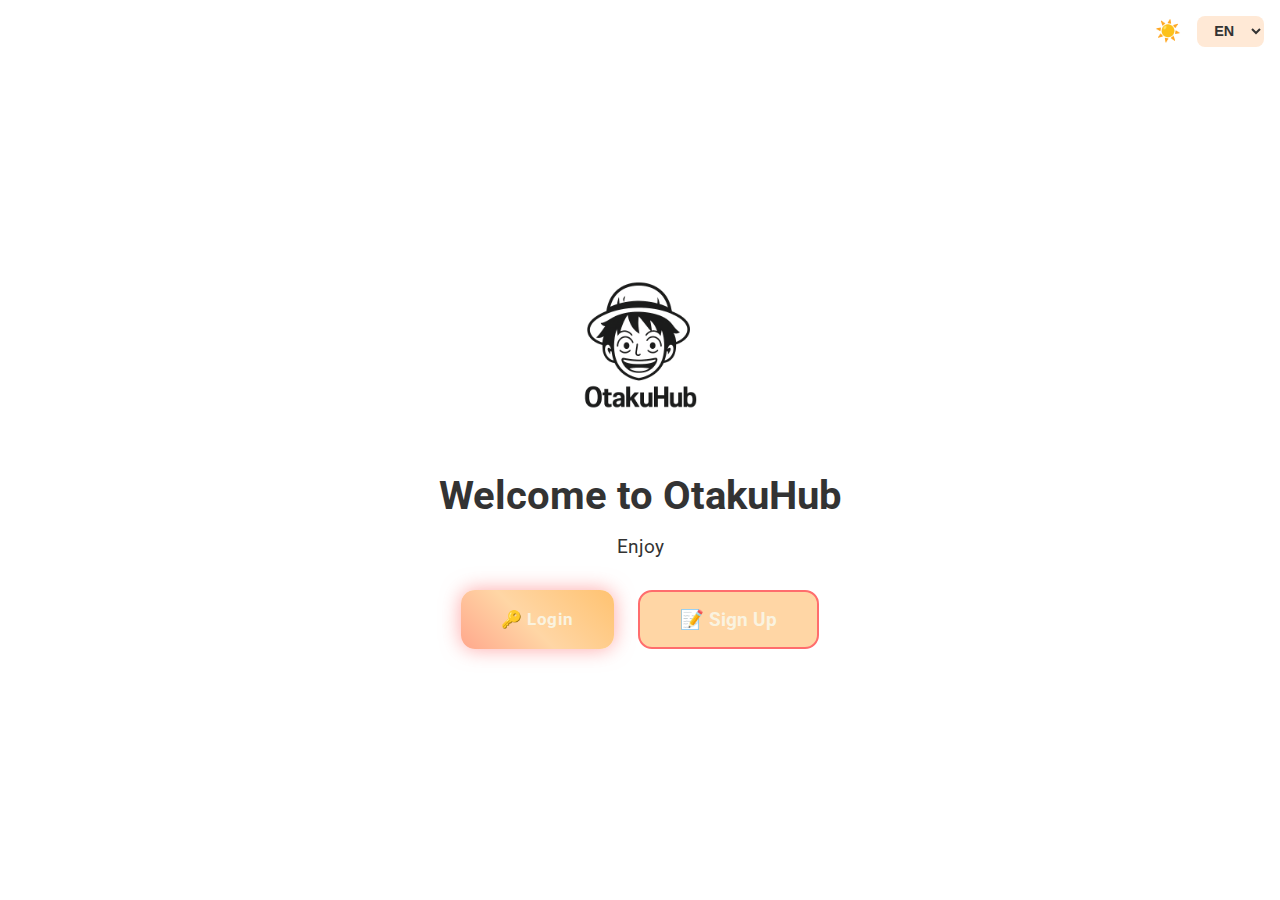
<file: index.html>
<!DOCTYPE html>
<html lang="en">
<head>
  <meta charset="UTF-8" />
  <meta name="viewport" content="width=device-width, initial-scale=1" />
  <title>OtakuHub</title>
  <link rel="stylesheet" href="style.css" />
  <link href="https://fonts.googleapis.com/css2?family=Roboto&display=swap" rel="stylesheet" />
  <meta name="google-site-verification" content="jK69nuzBe7PE0djq9c0zKcAemkPt1E32JYXOmfb2uhw" />
  <title>OtakuHub - Anime, Movies & More</title>
<meta name="description" content="OtajuHub is your hub for anime, movies, music, and reels. Watch, download, and enjoy with style.">
<meta name="keywords" content="anime, otaku, movies, reels, music, otakuhub">
<meta name="robots" content="index, follow">
<link rel="canonical" href="https://otakuhub.vercel.app/">

</head>
<body>
  <div class="container">
    <div class="controls">
      <button id="toggleTheme" class="icon-btn" aria-label="Toggle theme">🌙</button>
      <select id="langSwitcher" aria-label="Select language">
        <option value="en">EN</option>
        <option value="ar">AR</option>
      </select>
    </div>
    <div class="logo-container">
      <img src="/PR-text.png" alt="OtakuHub Logo" class="logo" />
    </div>

    <h1 data-i18n="title">Welcome to OtakuHub</h1>
    <p data-i18n="welcome">Enjoy</p>

    <div class="buttons">
      <a href="/login/login.html" class="btn btn-primary cta" data-i18n="login" onclick="sessionStorage.setItem('manualLogin', 'true')">Login</a>
      <a href="/signup/signup.html" class="btn btn-secondary" data-i18n="signup">📝 Sign Up</a>
    </div>
  </div>

  <script src="/lang.js"></script>
  <script src="/script.js"></script>
</body>
</html>
</file>
<file: style.css>
:root {
  --bg-dark: #1c1b24;
  --text-dark: #FAF3E0;
  --primary-dark: #FF6D6D;
  --secondary-dark: #FFD6A5;

  --bg-light: #FFFFFF;
  --text-light: #333333;
  --primary-light: #FFB347;
  --secondary-light: #FFE9D6;
}

* {
  margin: 0;
  padding: 0;
  box-sizing: border-box;
}

body {
  height: 100vh;
  width: 100%;
  font-family: 'Roboto', sans-serif;
  background-color: var(--bg-dark);
  color: var(--text-dark);
  display: flex;
  align-items: center;
  justify-content: center;
  transition: background-color 0.4s, color 0.4s;
}

body.light {
  background-color: var(--bg-light);
  color: var(--text-light);
}

.container {
  text-align: center;
  width: 100%;
  padding: 2rem;
}

h1 {
  font-size: 2.5rem;
  margin-bottom: 1rem;
}

p {
  font-size: 1.2rem;
  margin-bottom: 2rem;
}

.buttons {
  display: flex;
  gap: 1.5rem;
  justify-content: center;
  margin-top: 2rem;
}

.btn {
  padding: 1rem 2.5rem;
  font-weight: 700;
  font-size: 1.2rem;
  border-radius: 14px;
  text-decoration: none;
  display: inline-flex;
  align-items: center;
  gap: 0.5rem;
  cursor: pointer;
  transition: background-color 0.3s, box-shadow 0.3s;
  user-select: none;
}

.btn-primary {
  background: linear-gradient(45deg, #FF6D6D, #FFD6A5, #FFB347, #FAF3E0);
  background-size: 300% 300%;
  color: var(--text-dark);
  animation: rainbow 8s ease infinite;
  box-shadow: 0 0 20px rgba(255, 109, 109, 0.6);
}

.btn-primary:hover {
  background-position: 100% 0;
  box-shadow: 0 0 40px rgba(255, 109, 109, 0.9);
}

.btn-secondary {
  background-color: var(--secondary-dark);
  color: var(--text-dark);
  border: 2px solid var(--primary-dark);
}

.btn-secondary:hover {
  background-color: var(--primary-dark);
  color: var(--text-dark);
  box-shadow: 0 0 30px var(--primary-dark);
}

/* Rainbow animation */
@keyframes rainbow {
  0% { background-position: 0% 50%; }
  50% { background-position: 100% 50%; }
  100% { background-position: 0% 50%; }
}


/* CTA = Call to Action */
.cta {
  animation: pulse 2s infinite;
  font-size: 1.05rem;
  font-weight: 700;
  letter-spacing: 0.5px;
}

/* Rainbow border glow */
@keyframes rainbowBorder {
  0%   { box-shadow: 0 0 15px red; }
  25%  { box-shadow: 0 0 15px orange; }
  50%  { box-shadow: 0 0 15px yellow; }
  75%  { box-shadow: 0 0 15px green; }
  100% { box-shadow: 0 0 15px blue; }
}

/* CTA Pulse */
@keyframes pulse {
  0%   { transform: scale(1); box-shadow: 0 0 15px rgba(255,255,255,0.2); }
  50%  { transform: scale(1.05); box-shadow: 0 0 25px rgba(255,255,255,0.4); }
  100% { transform: scale(1); box-shadow: 0 0 15px rgba(255,255,255,0.2); }
}

/* Top Controls */
.controls {
  position: absolute;
  top: 1rem;
  right: 1rem;
  display: flex;
  gap: 1rem;
}

#langSwitcher {
  padding: 0.4rem 0.8rem;
  border-radius: 8px;
  border: none;
  font-weight: 600;
  background-color: var(--secondary-dark);
  color: var(--text-dark);
  font-size: 0.9rem;
  transition: 0.3s;
}

body.light #langSwitcher {
  background-color: var(--secondary-light);
  color: var(--text-light);
}

.icon-btn {
  font-size: 1.3rem;
  border: none;
  background: transparent;
  cursor: pointer;
  transition: transform 0.3s;
}
.logo-container {
  text-align: center;
  margin-bottom: 1rem;
}

.logo {
  height: 200px;
}
</file>
